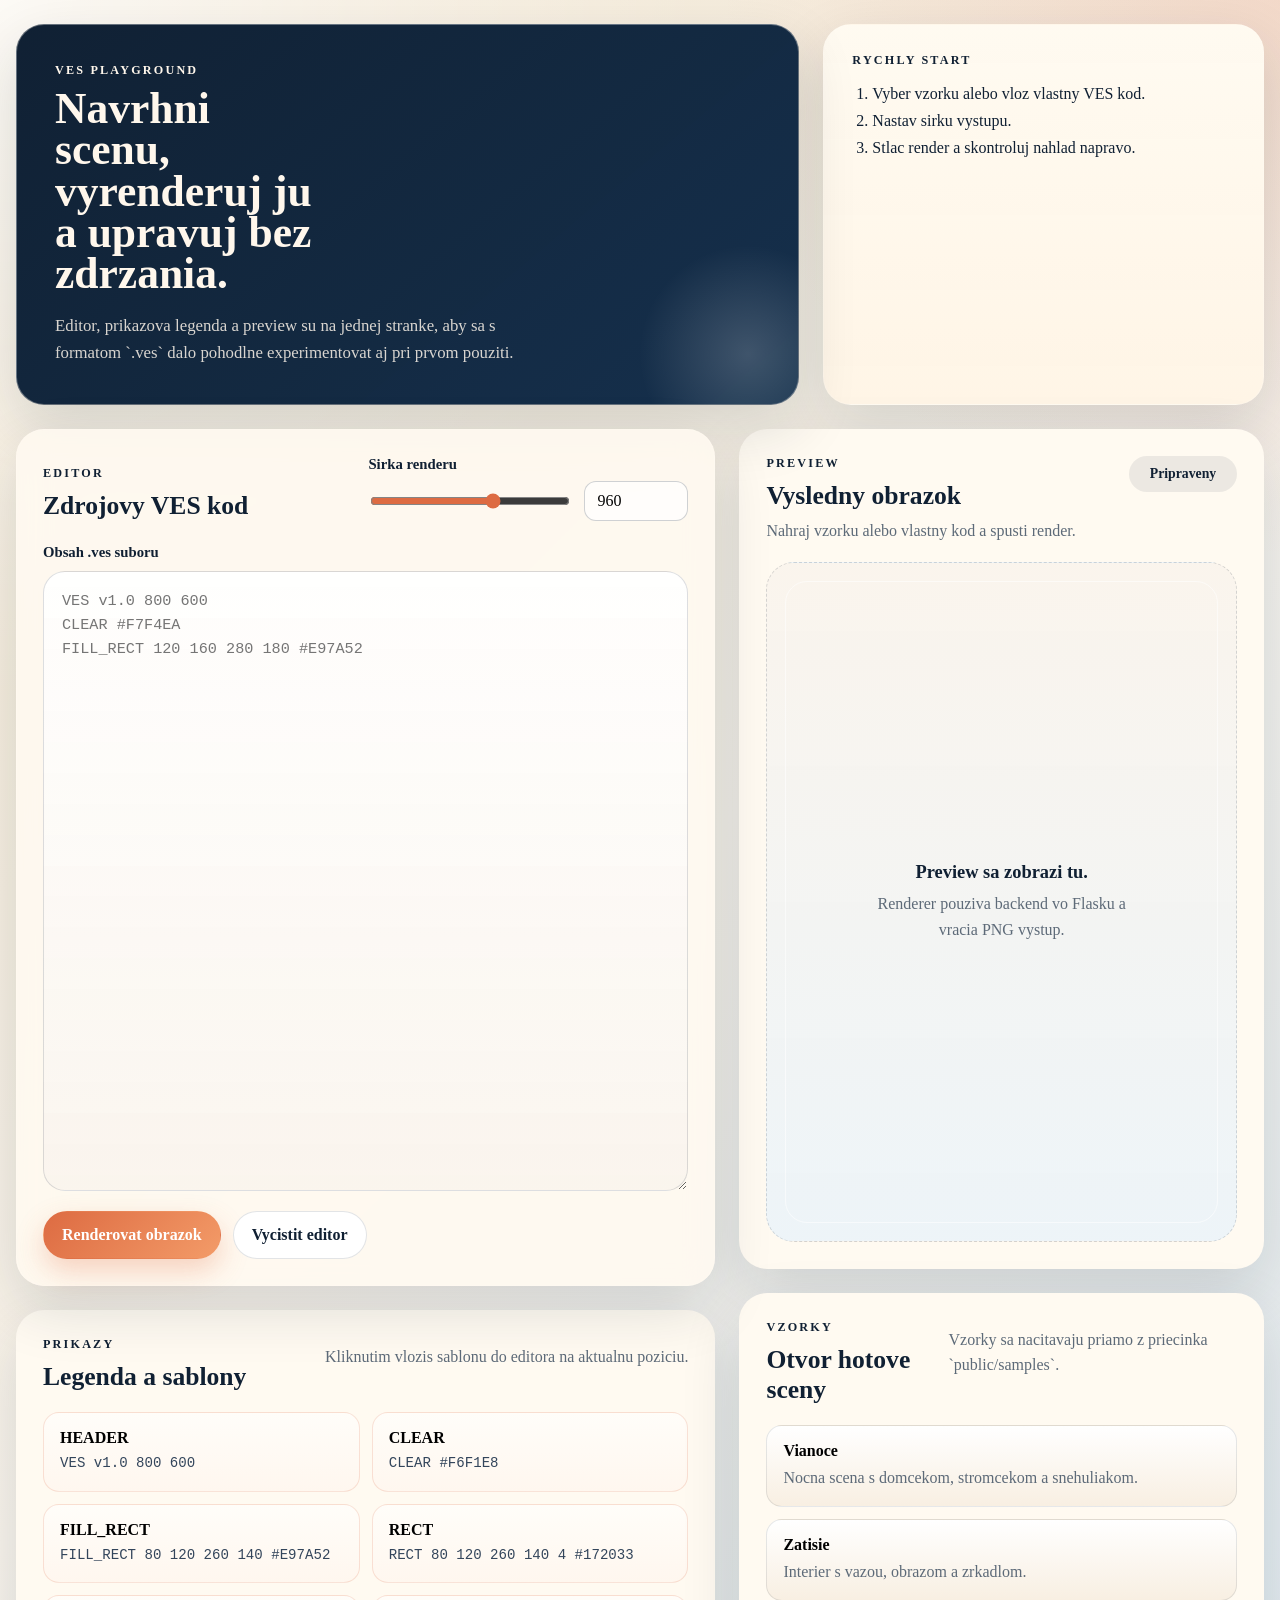
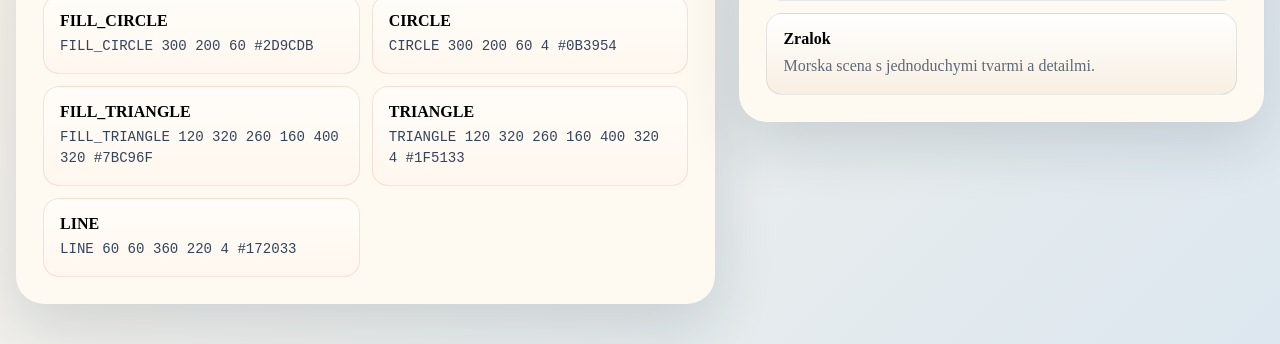
<file: aplikacia/public/index.html>
<!DOCTYPE html>
<html lang="sk">
<head>
  <meta charset="UTF-8">
  <meta name="viewport" content="width=device-width, initial-scale=1.0">
  <title>VES Atelier</title>
  <link rel="stylesheet" href="style.css">
</head>
<body>
  <div class="page-shell">
    <header class="hero">
      <div class="hero-copy">
        <p class="eyebrow">VES playground</p>
        <h1>Navrhni scenu, vyrenderuj ju a upravuj bez zdrzania.</h1>
        <p class="hero-text">
          Editor, prikazova legenda a preview su na jednej stranke, aby sa s formatom
          `.ves` dalo pohodlne experimentovat aj pri prvom pouziti.
        </p>
      </div>
      <div class="hero-card">
        <p class="hero-card-label">Rychly start</p>
        <ol>
          <li>Vyber vzorku alebo vloz vlastny VES kod.</li>
          <li>Nastav sirku vystupu.</li>
          <li>Stlac render a skontroluj nahlad napravo.</li>
        </ol>
      </div>
    </header>

    <main class="layout">
      <section class="editor-column">
        <article class="panel glass-panel">
          <div class="panel-heading">
            <div>
              <p class="section-label">Editor</p>
              <h2>Zdrojovy VES kod</h2>
            </div>
            <div class="width-control">
              <label for="widthInput">Sirka renderu</label>
              <div class="width-inputs">
                <input type="range" id="widthSlider" min="240" max="1400" step="20" value="960">
                <input type="number" id="widthInput" min="240" max="1400" step="20" value="960">
              </div>
            </div>
          </div>

          <form id="renderForm" method="post" action="/render">
            <label class="textarea-label" for="vesInput">Obsah .ves suboru</label>
            <textarea
              name="ves"
              id="vesInput"
              spellcheck="false"
              placeholder="VES v1.0 800 600&#10;CLEAR #F7F4EA&#10;FILL_RECT 120 160 280 180 #E97A52"
            ></textarea>
            <div class="form-actions">
              <button type="submit" class="primary-button">Renderovat obrazok</button>
              <button type="button" id="clearEditorButton" class="secondary-button">Vycistit editor</button>
            </div>
          </form>
        </article>

        <article class="panel solid-panel">
          <div class="panel-heading compact">
            <div>
              <p class="section-label">Prikazy</p>
              <h2>Legenda a sablony</h2>
            </div>
            <p id="commandHelp" class="muted-text">Kliknutim vlozis sablonu do editora na aktualnu poziciu.</p>
          </div>
          <div class="chip-grid">
            <button type="button" class="command-chip" data-command="VES v1.0 800 600" data-description="Povinna hlavicka suboru s rozmerom platna.">
              <strong>HEADER</strong>
              <span>VES v1.0 800 600</span>
            </button>
            <button type="button" class="command-chip" data-command="CLEAR #F6F1E8" data-description="Vyplni cele platno jednou farbou.">
              <strong>CLEAR</strong>
              <span>CLEAR #F6F1E8</span>
            </button>
            <button type="button" class="command-chip" data-command="FILL_RECT 80 120 260 140 #E97A52" data-description="Vyplneny obdlznik.">
              <strong>FILL_RECT</strong>
              <span>FILL_RECT 80 120 260 140 #E97A52</span>
            </button>
            <button type="button" class="command-chip" data-command="RECT 80 120 260 140 4 #172033" data-description="Obrys obdlznika s hrubkou.">
              <strong>RECT</strong>
              <span>RECT 80 120 260 140 4 #172033</span>
            </button>
            <button type="button" class="command-chip" data-command="FILL_CIRCLE 300 200 60 #2D9CDB" data-description="Vyplneny kruh.">
              <strong>FILL_CIRCLE</strong>
              <span>FILL_CIRCLE 300 200 60 #2D9CDB</span>
            </button>
            <button type="button" class="command-chip" data-command="CIRCLE 300 200 60 4 #0B3954" data-description="Kruh len s obrysom.">
              <strong>CIRCLE</strong>
              <span>CIRCLE 300 200 60 4 #0B3954</span>
            </button>
            <button type="button" class="command-chip" data-command="FILL_TRIANGLE 120 320 260 160 400 320 #7BC96F" data-description="Vyplneny trojuholnik.">
              <strong>FILL_TRIANGLE</strong>
              <span>FILL_TRIANGLE 120 320 260 160 400 320 #7BC96F</span>
            </button>
            <button type="button" class="command-chip" data-command="TRIANGLE 120 320 260 160 400 320 4 #1F5133" data-description="Obrys trojuholnika s hrubkou.">
              <strong>TRIANGLE</strong>
              <span>TRIANGLE 120 320 260 160 400 320 4 #1F5133</span>
            </button>
            <button type="button" class="command-chip" data-command="LINE 60 60 360 220 4 #172033" data-description="Ciara medzi dvoma bodmi.">
              <strong>LINE</strong>
              <span>LINE 60 60 360 220 4 #172033</span>
            </button>
          </div>
        </article>
      </section>

      <section class="preview-column">
        <article class="panel preview-panel">
          <div class="panel-heading compact">
            <div>
              <p class="section-label">Preview</p>
              <h2>Vysledny obrazok</h2>
            </div>
            <span id="statusBadge" class="status-badge status-idle">Pripraveny</span>
          </div>
          <p id="statusMessage" class="muted-text">Nahraj vzorku alebo vlastny kod a spusti render.</p>

          <div class="image-frame" id="imageFrame">
            <div class="image-placeholder" id="imagePlaceholder">
              <p>Preview sa zobrazi tu.</p>
              <span>Renderer pouziva backend vo Flasku a vracia PNG vystup.</span>
            </div>
            <img id="output" alt="Vyrenderovany VES obrazok">
          </div>
        </article>

        <article class="panel solid-panel samples-panel">
          <div class="panel-heading compact">
            <div>
              <p class="section-label">Vzorky</p>
              <h2>Otvor hotove sceny</h2>
            </div>
            <p class="muted-text">Vzorky sa nacitavaju priamo z priecinka `public/samples`.</p>
          </div>
          <div class="sample-grid">
            <button type="button" class="sample-card" data-sample="vianoce">
              <strong>Vianoce</strong>
              <span>Nocna scena s domcekom, stromcekom a snehuliakom.</span>
            </button>
            <button type="button" class="sample-card" data-sample="zatisie">
              <strong>Zatisie</strong>
              <span>Interier s vazou, obrazom a zrkadlom.</span>
            </button>
            <button type="button" class="sample-card" data-sample="zralok">
              <strong>Zralok</strong>
              <span>Morska scena s jednoduchymi tvarmi a detailmi.</span>
            </button>
          </div>
        </article>
      </section>
    </main>
  </div>

  <script src="script.js"></script>
</body>
</html>
</file>
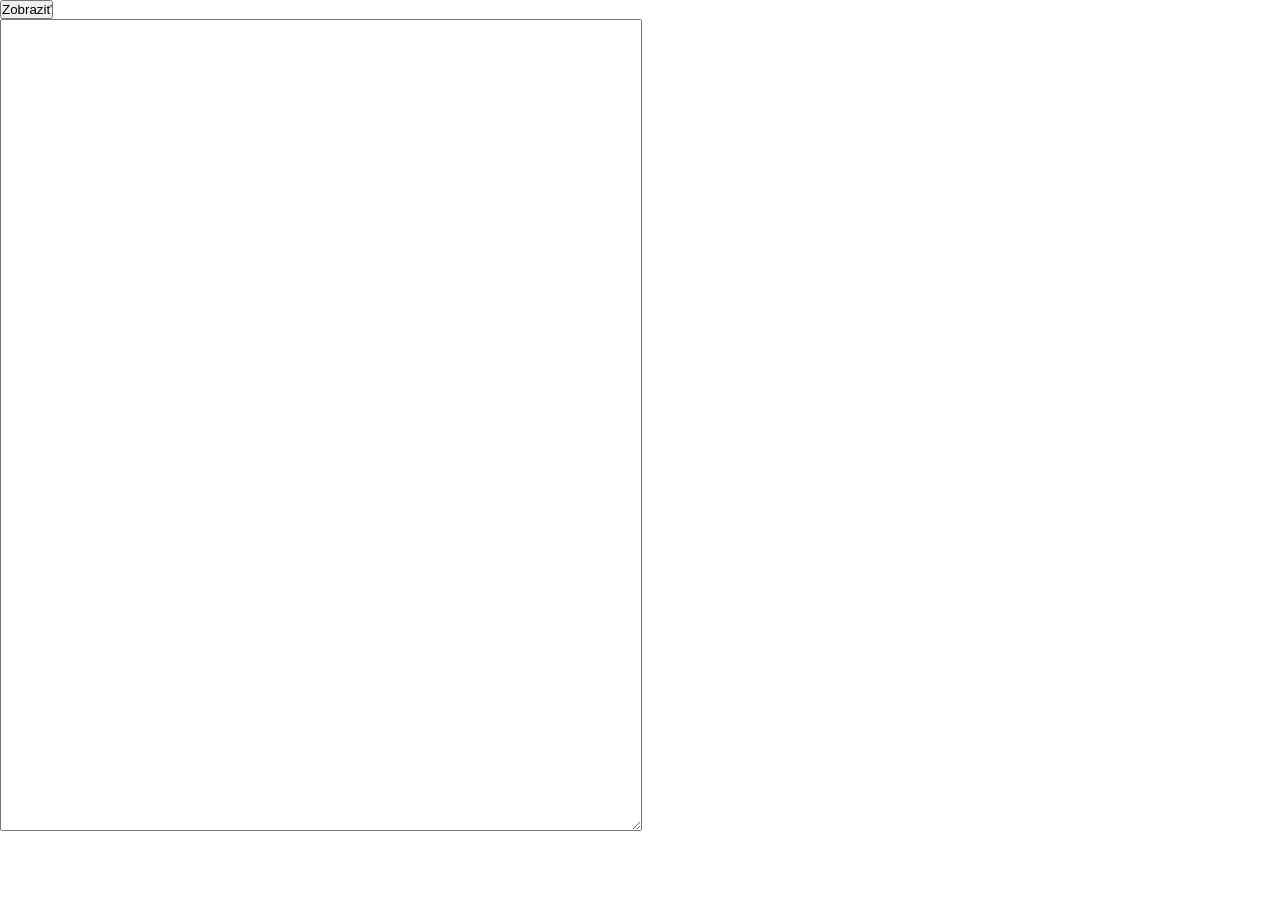
<file: projekt_1 (1)/public/index.html>
<!DOCTYPE html>
<html>
<head>
	<title>Vector Script GUI</title>
	<link rel="stylesheet" type="text/css" href="style.css">
</head>
<body>
<section>
	<form method="POST" action="/render">
		<button>Zobraziť</button>
		<textarea name="ves"></textarea>
	</form>
</section>
<section>
	<img id="output" />
</section>
<script type="text/javascript" src="script.js" ></script>
</body>
</html>
</file>
<file: aplikacia/public/style.css>
:root {
  --bg-ink: #102033;
  --bg-deep: #16324f;
  --bg-sand: #f6efe4;
  --bg-cream: #fffaf1;
  --panel: rgba(255, 250, 241, 0.88);
  --panel-strong: #fffaf1;
  --line: rgba(16, 32, 51, 0.12);
  --line-strong: rgba(16, 32, 51, 0.2);
  --text: #102033;
  --muted: #5d6a78;
  --accent: #dd6b42;
  --accent-strong: #b84f2e;
  --accent-soft: rgba(221, 107, 66, 0.14);
  --success: #247851;
  --shadow: 0 22px 60px rgba(16, 32, 51, 0.14);
  --radius-xl: 28px;
  --radius-lg: 22px;
  --radius-md: 16px;
  --radius-sm: 12px;
}

* {
  box-sizing: border-box;
}

html {
  scroll-behavior: smooth;
}

body {
  margin: 0;
  min-height: 100vh;
  font-family: Georgia, "Times New Roman", serif;
  color: var(--text);
  background:
    radial-gradient(circle at top left, rgba(255, 255, 255, 0.8), transparent 30%),
    radial-gradient(circle at top right, rgba(221, 107, 66, 0.18), transparent 24%),
    linear-gradient(135deg, #f3e7d1 0%, #f8f3eb 48%, #dce7ef 100%);
}

button,
input,
textarea {
  font: inherit;
}

.page-shell {
  width: min(1440px, calc(100% - 32px));
  margin: 0 auto;
  padding: 24px 0 40px;
}

.hero {
  display: grid;
  grid-template-columns: minmax(0, 1.6fr) minmax(280px, 0.9fr);
  gap: 24px;
  align-items: stretch;
  margin-bottom: 24px;
}

.hero-copy,
.hero-card,
.panel {
  border: 1px solid rgba(255, 250, 241, 0.35);
  border-radius: var(--radius-xl);
  box-shadow: var(--shadow);
}

.hero-copy {
  position: relative;
  overflow: hidden;
  padding: 38px;
  background:
    linear-gradient(140deg, rgba(16, 32, 51, 0.95), rgba(22, 50, 79, 0.92)),
    var(--bg-ink);
  color: #fff7ec;
}

.hero-copy::after {
  content: "";
  position: absolute;
  inset: auto -60px -60px auto;
  width: 220px;
  height: 220px;
  border-radius: 50%;
  background: radial-gradient(circle, rgba(255, 255, 255, 0.18), transparent 70%);
}

.eyebrow,
.section-label,
.hero-card-label {
  margin: 0 0 10px;
  text-transform: uppercase;
  letter-spacing: 0.18em;
  font-size: 0.76rem;
  font-weight: 700;
}

.hero-copy h1 {
  margin: 0;
  max-width: 12ch;
  font-size: clamp(2.4rem, 3.4vw, 4.4rem);
  line-height: 0.95;
}

.hero-text {
  margin: 18px 0 0;
  max-width: 60ch;
  color: rgba(255, 247, 236, 0.84);
  line-height: 1.6;
  font-size: 1.05rem;
}

.hero-card {
  padding: 28px;
  background:
    linear-gradient(180deg, rgba(255, 250, 241, 0.94), rgba(255, 244, 229, 0.92)),
    var(--panel-strong);
}

.hero-card ol {
  margin: 12px 0 0;
  padding-left: 20px;
  line-height: 1.7;
}

.layout {
  display: grid;
  grid-template-columns: minmax(0, 1.2fr) minmax(360px, 0.9fr);
  gap: 24px;
  align-items: start;
}

.editor-column,
.preview-column {
  display: grid;
  gap: 24px;
}

.panel {
  padding: 26px;
}

.glass-panel {
  background: var(--panel);
  backdrop-filter: blur(16px);
}

.solid-panel,
.preview-panel {
  background: var(--panel-strong);
}

.panel-heading {
  display: flex;
  justify-content: space-between;
  gap: 20px;
  align-items: end;
}

.panel-heading.compact {
  align-items: start;
}

.panel-heading h2 {
  margin: 0;
  font-size: clamp(1.6rem, 2vw, 2.2rem);
}

.width-control {
  display: grid;
  gap: 8px;
  min-width: min(100%, 320px);
}

.width-control label,
.textarea-label {
  font-size: 0.92rem;
  font-weight: 700;
}

.width-inputs {
  display: grid;
  grid-template-columns: minmax(0, 1fr) 104px;
  gap: 12px;
  align-items: center;
}

input[type="range"] {
  accent-color: var(--accent);
}

input[type="number"] {
  width: 100%;
  border: 1px solid var(--line-strong);
  border-radius: var(--radius-sm);
  padding: 10px 12px;
  background: rgba(255, 255, 255, 0.72);
}

form {
  margin-top: 22px;
}

textarea {
  width: 100%;
  min-height: 620px;
  margin-top: 10px;
  padding: 18px;
  border: 1px solid rgba(16, 32, 51, 0.14);
  border-radius: var(--radius-lg);
  resize: vertical;
  background:
    linear-gradient(180deg, rgba(255, 255, 255, 0.9), rgba(250, 245, 238, 0.98));
  color: var(--text);
  font-family: "Courier New", monospace;
  font-size: 0.95rem;
  line-height: 1.55;
  box-shadow: inset 0 1px 0 rgba(255, 255, 255, 0.7);
}

textarea:focus,
input:focus,
button:focus {
  outline: 2px solid rgba(221, 107, 66, 0.32);
  outline-offset: 2px;
}

.form-actions {
  display: flex;
  gap: 12px;
  margin-top: 16px;
  flex-wrap: wrap;
}

.primary-button,
.secondary-button,
.command-chip,
.sample-card {
  border: 1px solid transparent;
  transition:
    transform 0.18s ease,
    box-shadow 0.18s ease,
    border-color 0.18s ease,
    background-color 0.18s ease;
}

.primary-button,
.secondary-button {
  padding: 14px 18px;
  border-radius: 999px;
  cursor: pointer;
  font-weight: 700;
}

.primary-button {
  background: linear-gradient(135deg, var(--accent), #f39b68);
  color: white;
  box-shadow: 0 12px 28px rgba(221, 107, 66, 0.28);
}

.secondary-button {
  background: white;
  color: var(--text);
  border-color: var(--line);
}

.primary-button:hover,
.secondary-button:hover,
.command-chip:hover,
.sample-card:hover {
  transform: translateY(-2px);
  box-shadow: 0 16px 26px rgba(16, 32, 51, 0.12);
}

.muted-text {
  margin: 8px 0 0;
  color: var(--muted);
  line-height: 1.55;
}

.chip-grid,
.sample-grid {
  display: grid;
  gap: 12px;
  margin-top: 20px;
}

.chip-grid {
  grid-template-columns: repeat(2, minmax(0, 1fr));
}

.command-chip,
.sample-card {
  width: 100%;
  padding: 16px;
  border-radius: var(--radius-md);
  text-align: left;
  cursor: pointer;
}

.command-chip {
  background: linear-gradient(180deg, #fffdf9, #fff7ef);
  border-color: rgba(221, 107, 66, 0.18);
}

.sample-card {
  background: linear-gradient(180deg, #ffffff, #f8efe2);
  border-color: rgba(16, 32, 51, 0.1);
}

.command-chip strong,
.sample-card strong {
  display: block;
  margin-bottom: 6px;
  font-size: 1rem;
}

.command-chip span,
.sample-card span {
  display: block;
  color: var(--muted);
  line-height: 1.5;
}

.command-chip span {
  font-family: "Courier New", monospace;
  font-size: 0.88rem;
  color: #33455b;
}

.status-badge {
  display: inline-flex;
  align-items: center;
  justify-content: center;
  min-width: 108px;
  padding: 10px 14px;
  border-radius: 999px;
  font-size: 0.86rem;
  font-weight: 700;
}

.status-idle {
  background: rgba(16, 32, 51, 0.08);
  color: var(--text);
}

.status-loading {
  background: rgba(221, 107, 66, 0.14);
  color: var(--accent-strong);
}

.status-success {
  background: rgba(36, 120, 81, 0.12);
  color: var(--success);
}

.status-error {
  background: rgba(168, 52, 52, 0.12);
  color: #9e3030;
}

.image-frame {
  position: relative;
  display: grid;
  place-items: center;
  min-height: 680px;
  margin-top: 18px;
  overflow: hidden;
  border: 1px dashed rgba(16, 32, 51, 0.16);
  border-radius: var(--radius-xl);
  background:
    linear-gradient(180deg, rgba(250, 244, 236, 0.96), rgba(237, 244, 248, 0.98));
}

.image-frame::before {
  content: "";
  position: absolute;
  inset: 18px;
  border-radius: calc(var(--radius-xl) - 6px);
  border: 1px solid rgba(255, 255, 255, 0.55);
  pointer-events: none;
}

.image-placeholder {
  display: grid;
  gap: 8px;
  place-items: center;
  padding: 28px;
  text-align: center;
  color: var(--muted);
}

.image-placeholder p {
  margin: 0;
  font-size: 1.15rem;
  font-weight: 700;
  color: var(--text);
}

.image-placeholder span {
  max-width: 34ch;
  line-height: 1.6;
}

img {
  display: none;
  position: relative;
  z-index: 1;
  max-width: calc(100% - 32px);
  max-height: calc(100% - 32px);
  border-radius: 18px;
  box-shadow: 0 26px 44px rgba(16, 32, 51, 0.18);
  background: white;
}

@media (max-width: 1200px) {
  .hero,
  .layout {
    grid-template-columns: 1fr;
  }

  textarea {
    min-height: 520px;
  }

  .image-frame {
    min-height: 540px;
  }
}

@media (max-width: 760px) {
  .page-shell {
    width: min(100% - 20px, 100%);
    padding-top: 14px;
  }

  .hero-copy,
  .hero-card,
  .panel {
    padding: 20px;
  }

  .panel-heading,
  .width-inputs,
  .chip-grid {
    grid-template-columns: 1fr;
  }

  .panel-heading {
    display: grid;
  }

  .form-actions {
    flex-direction: column;
  }

  .primary-button,
  .secondary-button {
    width: 100%;
  }

  textarea {
    min-height: 420px;
  }

  .image-frame {
    min-height: 380px;
  }
}
</file>
<file: projekt_1 (1)/public/style.css>
* {
	margin: 0;
	padding: 0;
}
body {
	display: flex;
}
body > section {
	flex-basis: 50%;
}
textarea {
	width: 100%;
	height: 90vh;
}
img {
	width: 100%;
	height: auto;
}
</file>
